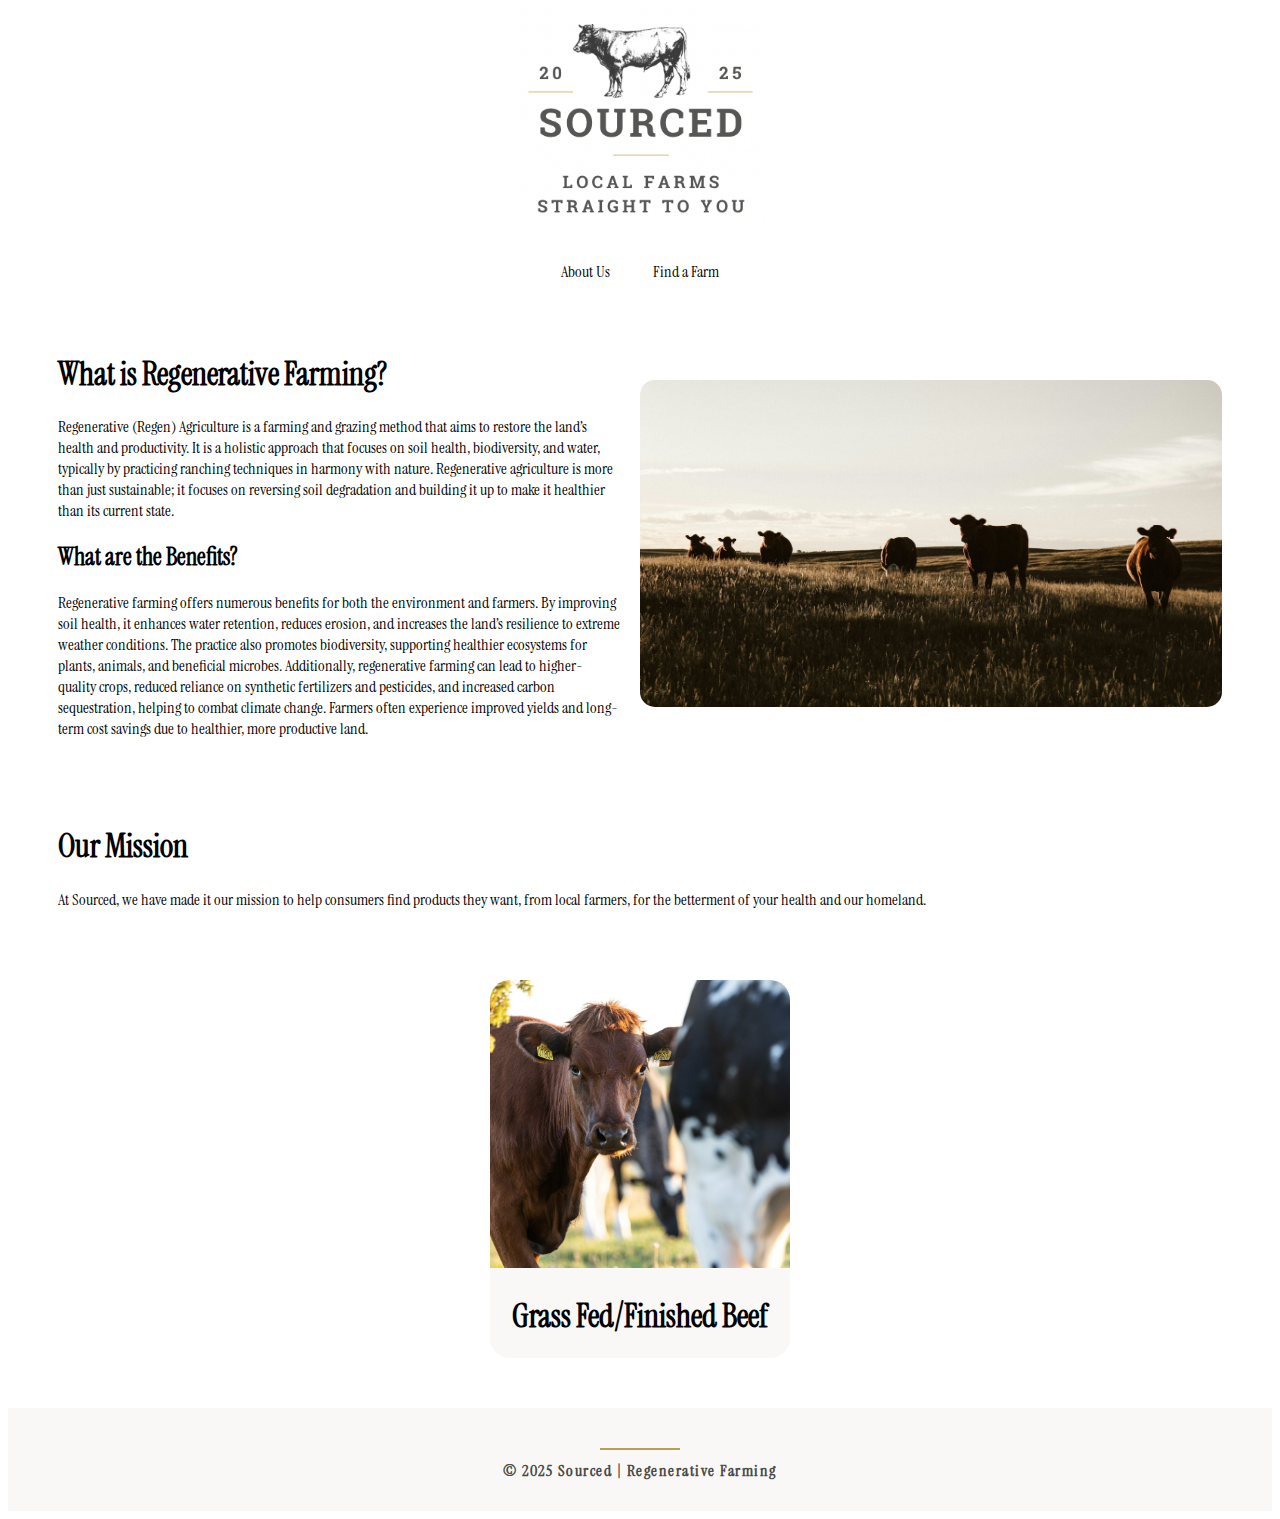
<file: index.html>
<!DOCTYPE html>
<html lang="en">
<head>
  <meta charset="UTF-8">
  <meta name="viewport" content="width=device-width, initial-scale=1.0">
  <title>Sourced </title>
  <link rel="stylesheet" href="style.css">


  <link rel="preconnect" href="https://fonts.googleapis.com">
<link rel="preconnect" href="https://fonts.gstatic.com" crossorigin>
<link href="https://fonts.googleapis.com/css2?family=Instrument+Serif:ital@0;1&family=Josefin+Sans:ital,wght@0,100..700;1,100..700&display=swap" rel="stylesheet">

  <title>Sourced</title>
<meta property="og:image" content="assets/farmhouse.png">
<meta property="og:title" content="Sourced">
<meta property="og:description" content="Find your local farmers">


</head>
<body>
  
  <div class="hero"><a href="/sourcedregenerativefarming"><img class="toplogo" src="assets/farmhouse.png" alt="logo"></a></div>

<div class="nav">

<a class="navbutton" href="aboutus.html">About Us</a>
<a class="navbutton" href="findafarm.html">Find a Farm</a>

</div>

<div class="maincontent">

<div id="whatregenerativefarming">

  <div id="whatregenerativefarmingtext">
  <h1>What is Regenerative Farming?</h1>
 
  <p>  Regenerative (Regen) Agriculture is a farming and grazing method that aims to restore the land’s health and productivity. It is a holistic approach that focuses on soil health, biodiversity, and water, typically by practicing ranching techniques in harmony with nature. Regenerative agriculture is more than just sustainable; it focuses on reversing soil degradation and building it up to make it healthier than its current state. </p>

  
  <h2>What are the Benefits?</h2>

  <p>Regenerative farming offers numerous benefits for both the environment and farmers. By improving soil health, it enhances water retention, reduces erosion, and increases the land’s resilience to extreme weather conditions. The practice also promotes biodiversity, supporting healthier ecosystems for plants, animals, and beneficial microbes. Additionally, regenerative farming can lead to higher-quality crops, reduced reliance on synthetic fertilizers and pesticides, and increased carbon sequestration, helping to combat climate change. Farmers often experience improved yields and long-term cost savings due to healthier, more productive land.</p>

</div>

<img src="assets/cows.jpg" alt="cows">

</div>


<div id="mission">

  <h1>Our Mission</h1>

<p>At Sourced, we have made it our mission to help consumers find products they want, from local farmers, for the betterment of your health and our homeland. </p>


</div>


<div id="resources">

  <a class="resroucesarticle" href="grassfeedbeef.html">

<img src="assets/grassbeef.jpg" alt="grassfeed">

<h1>Grass Fed/Finished Beef</h1>
  </a>



</div>






</div>





<footer>

  <p>© 2025 Sourced | Regenerative Farming</p>

</footer>



</body>
</html>
</file>
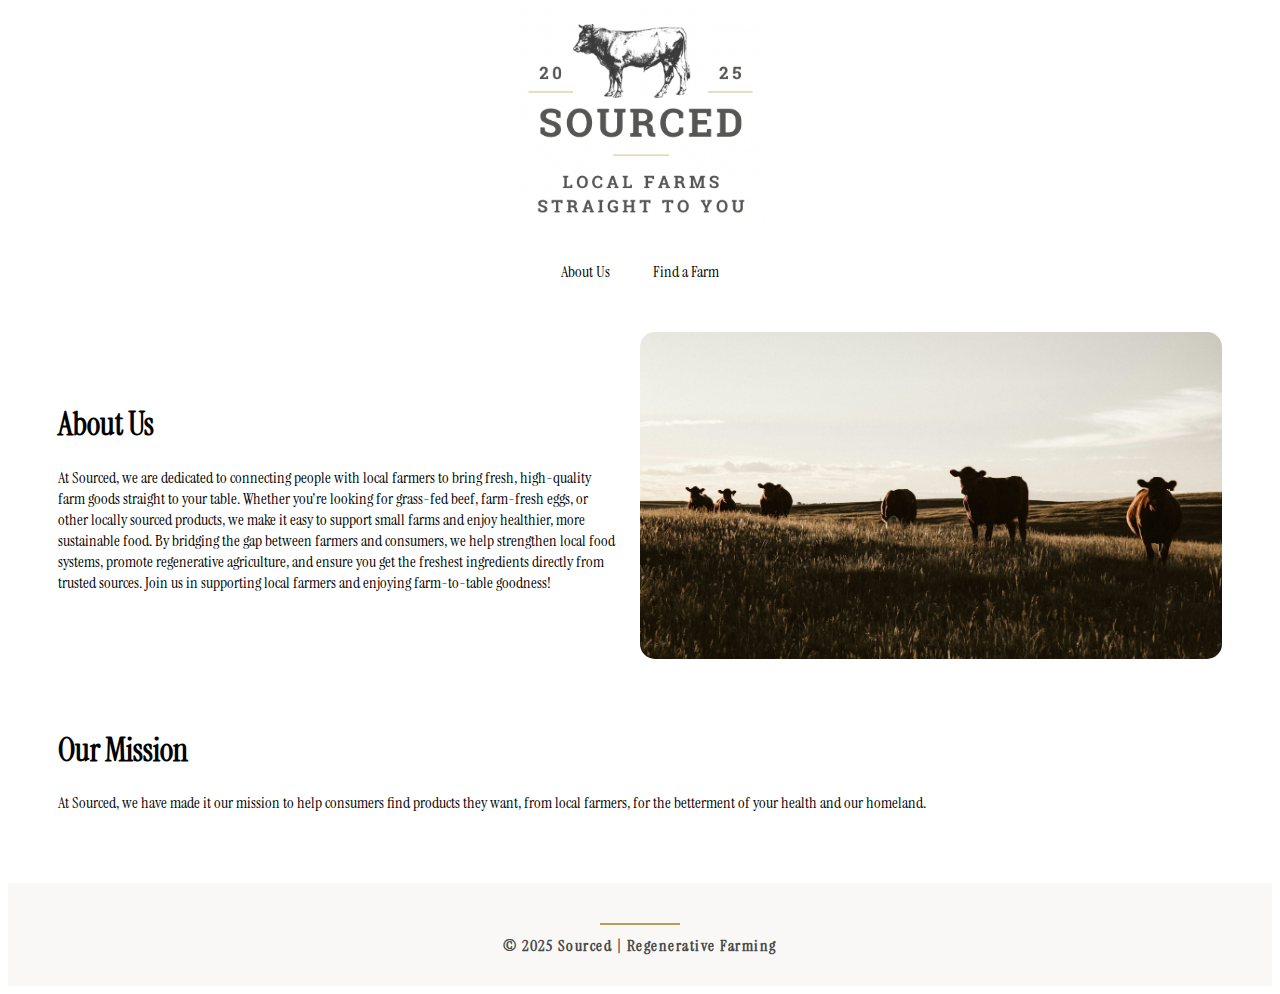
<file: aboutus.html>
<!DOCTYPE html>
<html lang="en">
<head>
  <meta charset="UTF-8">
  <meta name="viewport" content="width=device-width, initial-scale=1.0">
  <title>Sourced </title>
  <link rel="stylesheet" href="style.css">


  <link rel="preconnect" href="https://fonts.googleapis.com">
<link rel="preconnect" href="https://fonts.gstatic.com" crossorigin>
<link href="https://fonts.googleapis.com/css2?family=Instrument+Serif:ital@0;1&family=Josefin+Sans:ital,wght@0,100..700;1,100..700&display=swap" rel="stylesheet">


</head>
<body>
  
<div class="hero"><a href="/sourcedregenerativefarming"><img class="toplogo" src="assets/farmhouse.png" alt="logo"></a></div>

<div class="nav">

<a class="navbutton" href="aboutus.html">About Us</a>
<a class="navbutton" href="findafarm.html">Find a Farm</a>

</div>

<div class="maincontent">

<div id="whatregenerativefarming">

  <div id="whatregenerativefarmingtext">
  <h1>About Us</h1>
 
  <p>  At Sourced, we are dedicated to connecting people with local farmers to bring fresh, high-quality farm goods straight to your table. Whether you're looking for grass-fed beef, farm-fresh eggs, or other locally sourced products, we make it easy to support small farms and enjoy healthier, more sustainable food. By bridging the gap between farmers and consumers, we help strengthen local food systems, promote regenerative agriculture, and ensure you get the freshest ingredients directly from trusted sources. Join us in supporting local farmers and enjoying farm-to-table goodness! </p>


</div>

<img src="assets/cows.jpg" alt="cows">

</div>


<div id="mission">

  <h1>Our Mission</h1>

<p>At Sourced, we have made it our mission to help consumers find products they want, from local farmers, for the betterment of your health and our homeland. </p>


</div>








</div>





<footer>

  <p>© 2025 Sourced | Regenerative Farming</p>

</footer>



</body>
</html>
</file>
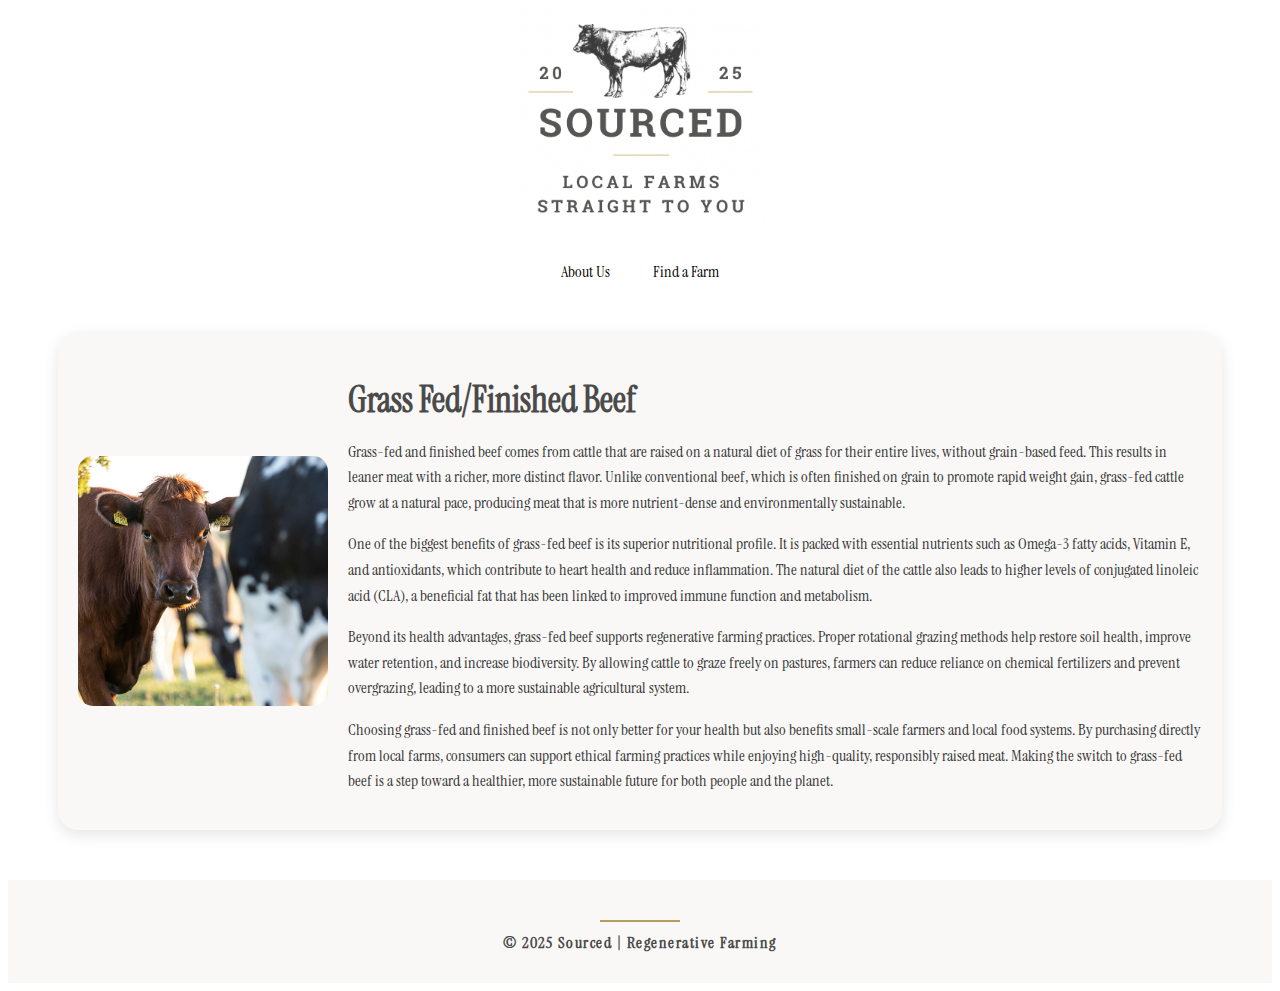
<file: grassfeedbeef.html>
<!DOCTYPE html>
<html lang="en">
<head>
  <meta charset="UTF-8">
  <meta name="viewport" content="width=device-width, initial-scale=1.0">
  <title>Sourced </title>
  <link rel="stylesheet" href="style.css">


  <link rel="preconnect" href="https://fonts.googleapis.com">
<link rel="preconnect" href="https://fonts.gstatic.com" crossorigin>
<link href="https://fonts.googleapis.com/css2?family=Instrument+Serif:ital@0;1&family=Josefin+Sans:ital,wght@0,100..700;1,100..700&display=swap" rel="stylesheet">


</head>
<body>
  
  <div class="hero"><a href="/sourcedregenerativefarming"><img class="toplogo" src="assets/farmhouse.png" alt="logo"></a></div>

<div class="nav">

<a class="navbutton" href="aboutus.html">About Us</a>
<a class="navbutton" href="findafarm.html">Find a Farm</a>

</div>

<div class="maincontent">


    <div class="article">
        <img src="assets/grassbeef.jpg" alt="Grass Fed/Finished Beef">
        <div class="article-content">
          <h1>Grass Fed/Finished Beef</h1>
          <p>
            Grass-fed and finished beef comes from cattle that are raised on a natural diet of grass for their entire lives, 
            without grain-based feed. This results in leaner meat with a richer, more distinct flavor. Unlike conventional beef, 
            which is often finished on grain to promote rapid weight gain, grass-fed cattle grow at a natural pace, producing meat 
            that is more nutrient-dense and environmentally sustainable.
          </p>
          <p>
            One of the biggest benefits of grass-fed beef is its superior nutritional profile. It is packed with essential 
            nutrients such as Omega-3 fatty acids, Vitamin E, and antioxidants, which contribute to heart health and reduce 
            inflammation. The natural diet of the cattle also leads to higher levels of conjugated linoleic acid (CLA), 
            a beneficial fat that has been linked to improved immune function and metabolism.
          </p>
          <p>
            Beyond its health advantages, grass-fed beef supports regenerative farming practices. Proper rotational grazing 
            methods help restore soil health, improve water retention, and increase biodiversity. By allowing cattle to graze 
            freely on pastures, farmers can reduce reliance on chemical fertilizers and prevent overgrazing, leading to a more 
            sustainable agricultural system.
          </p>
          <p>
            Choosing grass-fed and finished beef is not only better for your health but also benefits small-scale farmers and 
            local food systems. By purchasing directly from local farms, consumers can support ethical farming practices while 
            enjoying high-quality, responsibly raised meat. Making the switch to grass-fed beef is a step toward a healthier, 
            more sustainable future for both people and the planet.
          </p>
        </div>
      </div>
      



</div>





<footer>

  <p>© 2025 Sourced | Regenerative Farming</p>

</footer>



</body>
</html>
</file>
<file: style.css>
*{
    font-family: "Instrument Serif", serif;

}


.maincontent{
margin-top: 50px;
padding-left: 50px;
padding-right: 50px;
}




/*Navigation*/
.hero{

    text-align: center;
}

.toplogo{

width: 250px;

}




.nav{

    text-align: center;
margin-top: 30px;
}


.navbutton{

    color: black;
    text-decoration: none;
    padding: 20px;
    cursor: pointer;
}





/*Home Page-------------------------------------------------------------------------------------------------------------------*/


/* First Section */
#whatregenerativefarming {
    display: flex;
    align-items: center; /* Aligns content vertically */
    gap: 20px; /* Adds space between text and image */
    margin-top: 30px;
}

/* Text Container */
#whatregenerativefarmingtext {
    flex: 1; /* Allows text section to take up remaining space */
}

/* Image Styling */
#whatregenerativefarming img {
    width: 50%; /* Adjust as needed */
    height: auto; /* Maintains aspect ratio */
    border-radius: 15px; /* Adds rounded corners for a softer look */
}

/* ---- MOBILE RESPONSIVE DESIGN ---- */
@media (max-width: 768px) {
    #whatregenerativefarming {
        flex-direction: column; /* Stack elements */
        text-align: center; /* Center text for better readability */
    }

    #whatregenerativefarming img {
        width: 100%; /* Full width on mobile */
        max-width: 400px; /* Prevents excessive stretching */
        margin-top: 15px; /* Adds space between text and image */
    }

    #whatregenerativefarmingtext h1 {
        font-size: 28px; /* Reduce title size for better mobile display */
    }

    #whatregenerativefarmingtext p {
        font-size: 16px; /* Slightly smaller text for readability */
        line-height: 1.5;
    }
}


  /*Mission*/

  #mission{

margin-top: 70px;
margin-bottom: 70px;


  }


  /*resource section*/



  #resources{

    text-align: center;
    display: flex;
    justify-content: center;
        gap: 20px;
        
       
  }
  


  .resroucesarticle{

    width: 300px;
    border: 0px solid grey;
    border-radius: 20px;
    cursor: pointer;
    color: black;
    text-decoration: none;
    background-color: #f9f8f6;
    transition: transform 0.3s ease, box-shadow 0.3s ease;

  }



  .resroucesarticle img{

    width: 100%;
    border-top-left-radius: 20px;
    border-top-right-radius: 20px;
    
  }




  /* Hover Effects */
  .resroucesarticle:hover {
    transform: scale(1.05); /* Slightly increases size */
    box-shadow: 0px 10px 20px rgba(0, 0, 0, 0.15); /* Adds a soft shadow */
  }
  
  /* Cool Extra Effects */
  .resroucesarticle:hover h1 {
    color: #b49e5b; /* Changes text color on hover */
    transition: color 0.3s ease;
  }
  
  .resroucesarticle:hover img {
    transition: transform 0.3s ease;
  }
  

  /*Resoruces Articles----------------------------------------------------------------------------------------------------------------*/


  .article {
    display: flex;
    align-items: center;
    background-color: #f9f8f6;
    padding: 20px;
    border-radius: 20px;
    box-shadow: 0px 5px 15px rgba(0, 0, 0, 0.1);
    margin: auto;
    gap: 20px;
    max-width: 1300px; /* Keeps content width controlled on larger screens */
  }
  
  /* Image Styling */
  .article img {
    width: 250px; /* Slightly larger for visibility */
    height: 250px;
    object-fit: cover;
    border-radius: 15px;
  }
  
  /* Text Container */
  .article-content {
    flex: 1;
  }
  
  /* Title Styling */
  .article-content h1 {
    font-size: 36px;
    color: #4a4a4a;
    margin-bottom: 10px;
  }
  
  /* Paragraph Styling */
  .article-content p {
    font-size: 16px;
    color: #333;
    line-height: 1.6;
  }
  
  /* ---- MOBILE RESPONSIVE DESIGN ---- */
  @media (max-width: 768px) {
    .article {
      flex-direction: column; /* Stack image and text */
      text-align: center; /* Center align text */
      padding: 15px;
    }
  
    .article img {
      width: 100%; /* Full width for mobile */
      height: auto; /* Maintain aspect ratio */
      max-width: 350px; /* Prevent image from being too large */
      margin-bottom: 15px; /* Space between image and text */
    }
  
    .article-content h1 {
      font-size: 28px; /* Reduce title size for smaller screens */
    }
  
    .article-content p {
      font-size: 14px; /* Smaller text for better readability */
    }
  }
  
  

  /*Find a Farm----------------------------------------------------------------------------------------------------------------*/







#findafarmcontent{

text-align: center;

}



#farmingoutput {
    display: flex; /* Enables flexbox */
    flex-wrap: wrap; /* Ensures cards wrap properly on smaller screens */
    justify-content: center; /* Centers the cards horizontally */
    gap: 20px; /* Adds space between cards */
}




  .farm-card {
    background-color: #f9f8f6;
    border: 1px solid #ccc;
    border-radius: 20px;
    overflow: hidden;
    max-width: 500px; /* Optional: Set a max width for the card */
    font-family: Arial, sans-serif; /* Optional: Set a font */
    box-shadow: 0px 5px 15px rgba(0, 0, 0, 0.1);
    text-align: left;
    font-size: 20px;

  }

  .farm-card h2 {
    background-color: #b49e5b;
    color: #ffffff;
    margin: 0;
    padding: 16px;
    font-size: 1.5em;
    text-align: center;

  }

  .farm-card p {
    margin: 0;
    padding: 12px 16px;
    border-top: 1px solid #e0e0e0; /* Optional: Add a separator between sections */
  }

  .farm-card a {
    color: #333; /* Optional: Style the links */
    text-decoration: none;
  }

  .farm-card a:hover {
    text-decoration: underline;
  }





  /*admin----------------------------------------------------------------------------------------------------------------*/

  #addfarmerscontainer {
    margin-top: 30px;
    max-width: 400px;
    padding: 20px;
    background: #f9f9f9;
    border-radius: 10px;
    box-shadow: 0 4px 8px rgba(0, 0, 0, 0.1);
  }

  #addfarmerscontainer label {
    display: block;
    font-weight: bold;
    margin-top: 10px;
  }

  #addfarmerscontainer input {
    width: 100%;
    padding: 8px;
    margin-top: 5px;
    border: 1px solid #ccc;
    border-radius: 5px;
    font-size: 14px;
  }

  #addfarmerscontainer input:focus {
    border-color: #b49e5b;
    outline: none;
    box-shadow: 0 0 5px rgba(0, 123, 255, 0.5);
  }

  #addfarmerscontainer button {
    width: 100%;
    padding: 10px;
    margin-top: 15px;
    background: #b49e5b;
    color: white;
    font-size: 16px;
    border: none;
    border-radius: 5px;
    cursor: pointer;
  }

  #addfarmerscontainer button:hover {
    background: #b49e5b;
  }
  







  /*Footer------------------------------------------------------------------------------------------------------------------------*/




  footer {
    background-color: #f9f8f6; /* Light off-white background */
    color: #4a4a4a; /* Dark gray text */
    text-align: center;
    padding: 30px 0;
    font-family: "Merriweather", serif; /* Classic serif font */
    font-size: 16px;
    font-weight: bold;
    position: relative;
    margin-top: 50px;
  }
  
  footer p {
    margin: 0;
    letter-spacing: 1.5px;
  }
  
  footer::before {
    content: "";
    display: block;
    width: 80px;
    height: 2px;
    background-color: #b49e5b; /* Gold accent */
    margin: 10px auto;
  }
</file>
